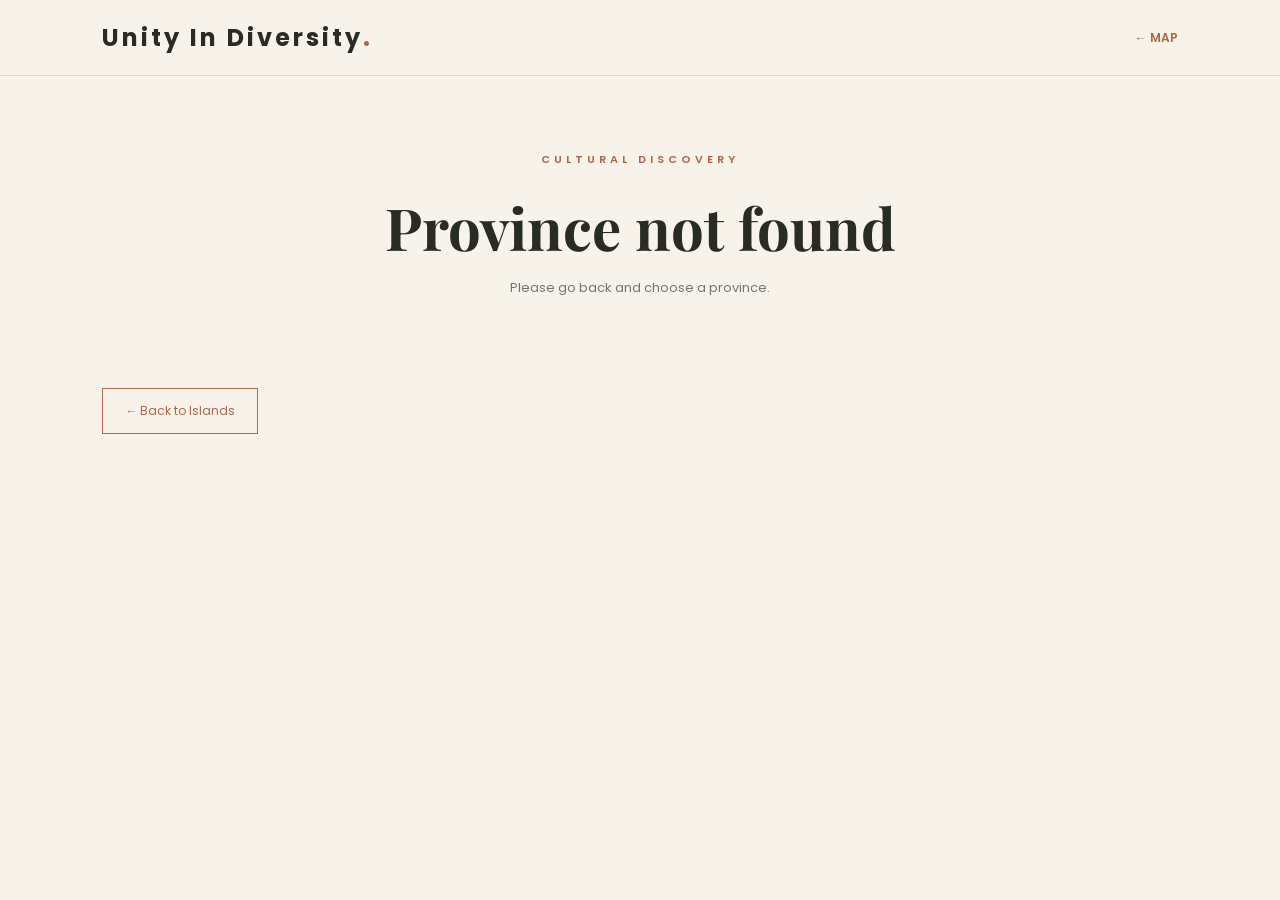
<file: culture.html>
<!DOCTYPE html>
<html lang="en">
<head>
    <meta charset="UTF-8">
    <meta name="viewport" content="width=device-width, initial-scale=1.0">
    <title>Unity in Diversity - Culture</title>
    <link rel="stylesheet" href="style.css">
    <link href="https://fonts.googleapis.com/css2?family=Playfair+Display:wght@400;600;700&family=Poppins:wght@300;400;500;600;700&display=swap" rel="stylesheet">
</head>
<body>
    <nav class="navbar">
        <a href="index.html" class="logo">Unity In Diversity<span>.</span></a>
        <a href="map.html" class="back-link">← MAP</a>
    </nav>
    <main class="page-container">
        <div class="section-title">
            <p class="small-title">CULTURAL DISCOVERY</p>
            <h1 id="provinceName">Province Name</h1>
            <p id="provinceDescription"></p>
        </div>
        <div class="culture-grid" id="cultureGrid"></div>
        <div class="culture-navigation">
            <a href="map.html" class="secondary-button">← Back to Islands</a>
        </div>
    </main>
    <script src="script.js"></script>
</body>
</html>
</file>
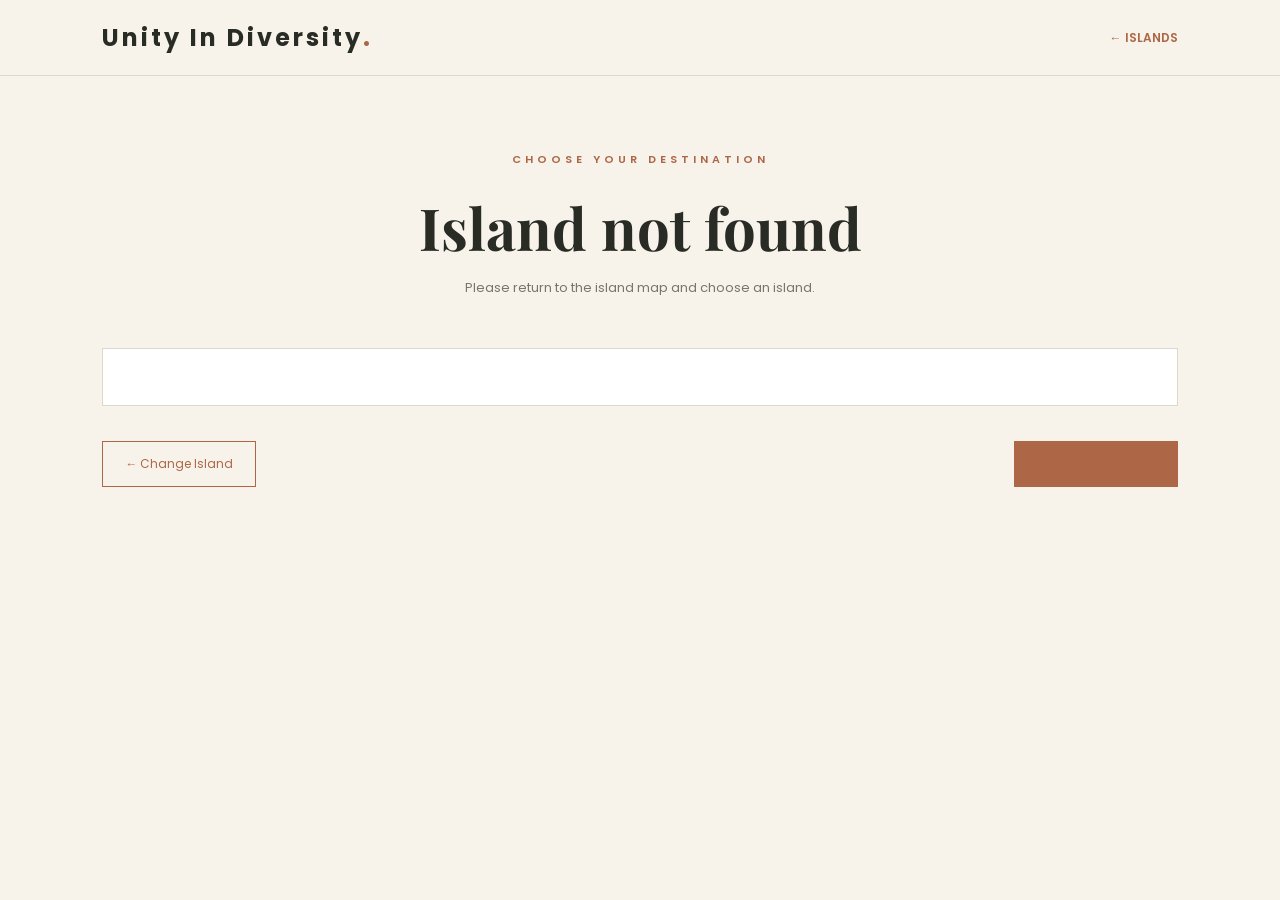
<file: island.html>
<!DOCTYPE html>
<html lang="en">
<head>
    <meta charset="UTF-8">
    <meta name="viewport" content="width=device-width, initial-scale=1.0">
    <title>Unity in Diversity - Provinces</title>
    <link rel="stylesheet" href="style.css">
    <link href="https://fonts.googleapis.com/css2?family=Playfair+Display:wght@400;600;700&family=Poppins:wght@300;400;500;600;700&display=swap" rel="stylesheet">
</head>
<body>
    <nav class="navbar">
        <a href="index.html" class="logo">Unity In Diversity<span>.</span></a>
        <a href="map.html" class="back-link">← ISLANDS</a>
    </nav>
    <main class="page-container">
        <div class="section-title">
            <p class="small-title">CHOOSE YOUR DESTINATION</p>
            <h1 id="islandTitle">Island Name</h1>
            <p id="islandDescription">Choose a province to explore its culture.</p>
        </div>
        <section class="province-section">
            <div class="province-list" id="provinceList"></div>
        </section>
        <div class="bottom-navigation">
            <a href="map.html" class="secondary-button">← Change Island</a>
            <a href="quiz.html" class="start-button">TAKE THE QUIZ →</a>
        </div>
    </main>
    <script src="script.js"></script>
</body>
</html>
</file>
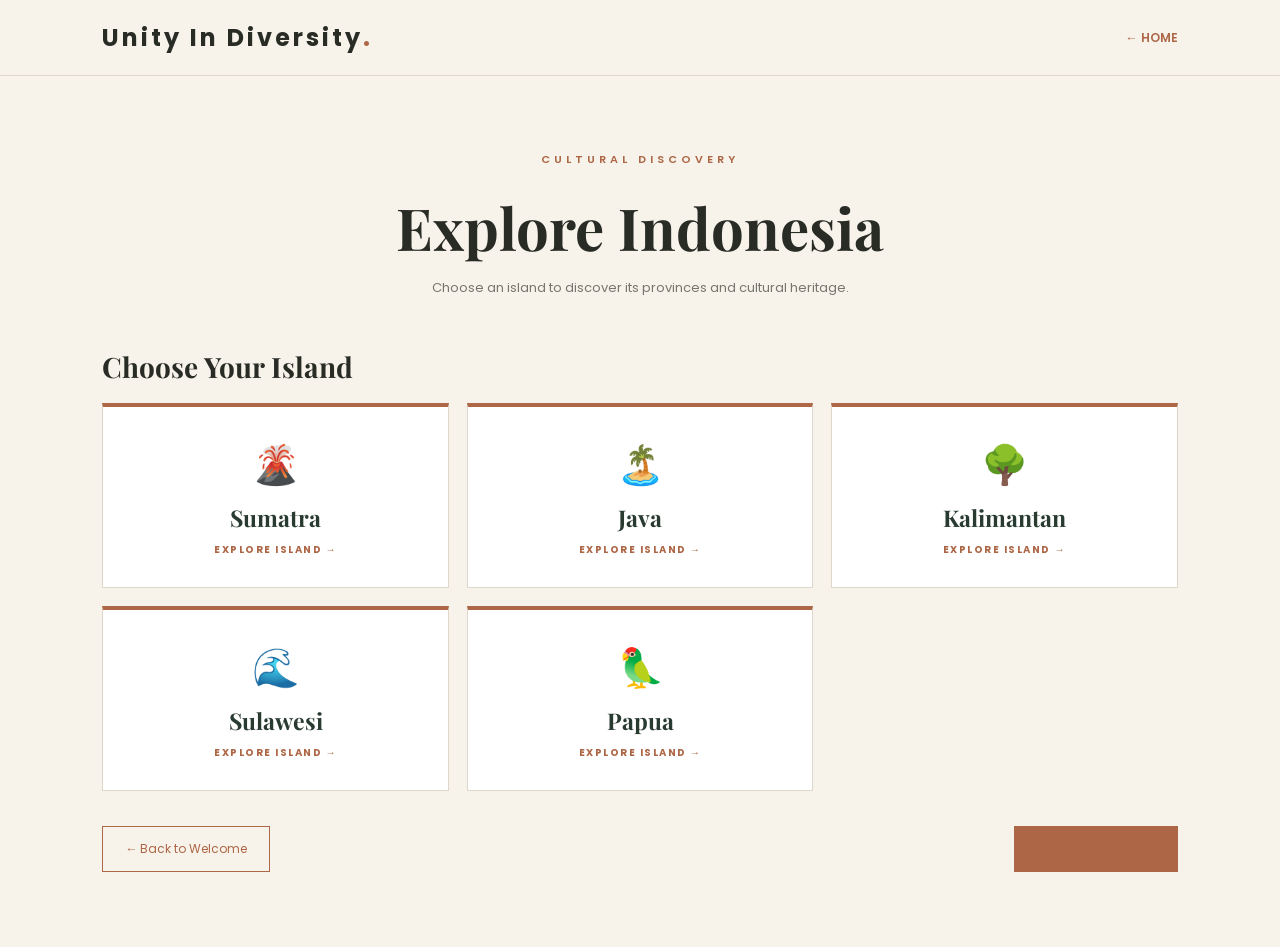
<file: map.html>
<!DOCTYPE html>
<html lang="en">
<head>
    <meta charset="UTF-8">
    <meta name="viewport" content="width=device-width, initial-scale=1.0">
    <title>Unity in Diversity - Explore Indonesia</title>
    <link rel="stylesheet" href="style.css">
    <link href="https://fonts.googleapis.com/css2?family=Playfair+Display:wght@400;600;700&family=Poppins:wght@300;400;500;600;700&display=swap" rel="stylesheet">
</head>
<body>
    <nav class="navbar">
        <a href="index.html" class="logo">Unity In Diversity<span>.</span></a>
        <a href="index.html" class="back-link">← HOME</a>
    </nav>
    <main class="page-container">
        <div class="section-title">
            <p class="small-title">CULTURAL DISCOVERY</p>
            <h1>Explore Indonesia</h1>
            <p>Choose an island to discover its provinces and cultural heritage.</p>
        </div>
        <section class="island-section">
            <h2 class="explore-heading">Choose Your Island</h2>
            <div class="island-grid" id="islandList"></div>
        </section>
        <div class="bottom-navigation">
            <a href="index.html" class="secondary-button">← Back to Welcome</a>
            <a href="quiz.html" class="start-button">TAKE THE QUIZ →</a>
        </div>
    </main>
    <script src="script.js"></script>
</body>
</html>
</file>
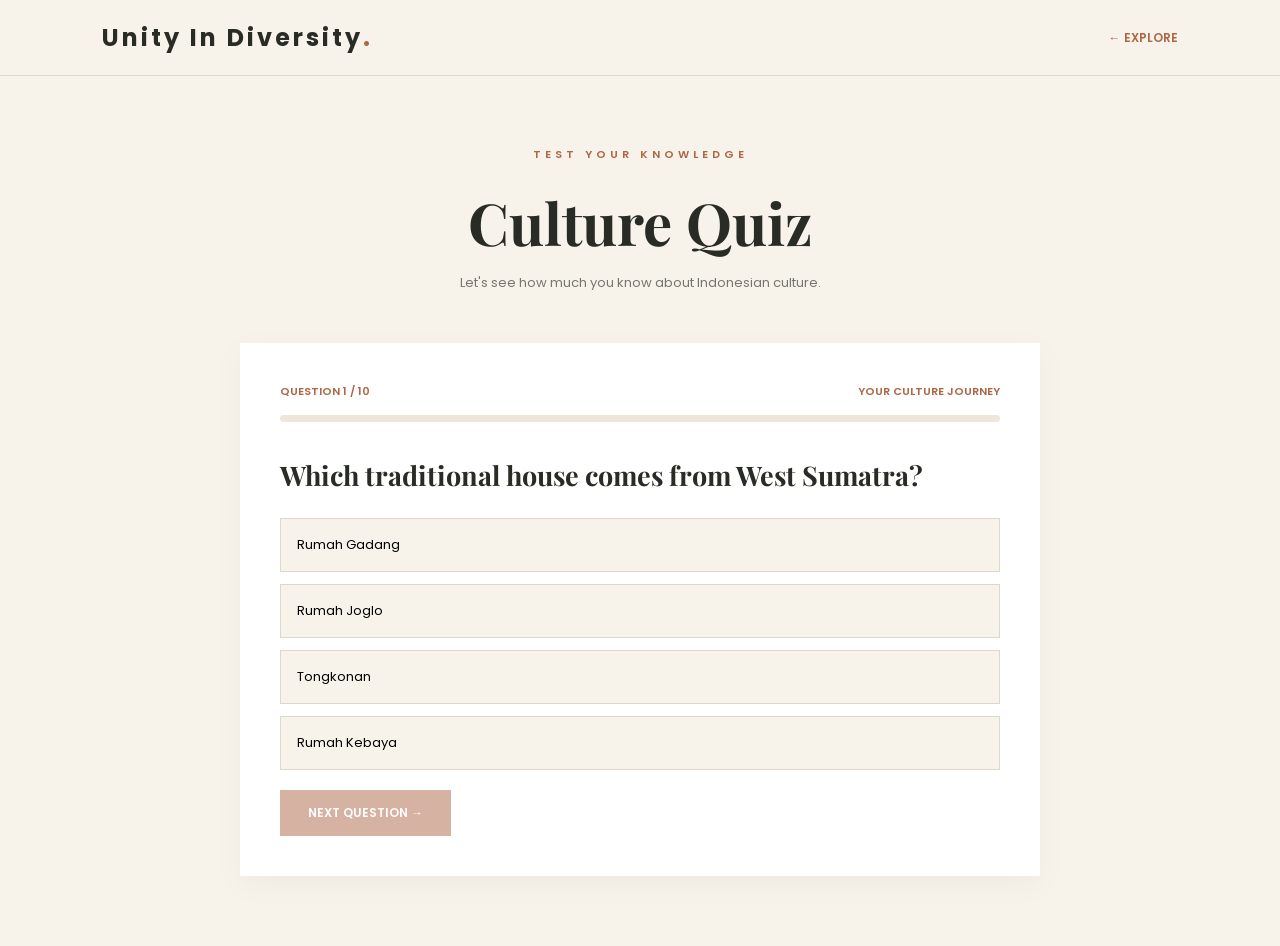
<file: quiz.html>
<!DOCTYPE html>
<html lang="en">
<head>
    <meta charset="UTF-8">
    <meta name="viewport" content="width=device-width, initial-scale=1.0">
    <title>Unity in Diversity - Culture Quiz</title>
    <link rel="stylesheet" href="style.css">
    <link href="https://fonts.googleapis.com/css2?family=Playfair+Display:wght@400;600;700&family=Poppins:wght@300;400;500;600;700&display=swap" rel="stylesheet">
</head>
<body>
    <nav class="navbar">
        <a href="index.html" class="logo">Unity In Diversity<span>.</span></a>
        <a href="map.html" class="back-link">← EXPLORE</a>
    </nav>
    <main class="quiz-container">
        <div class="section-title">
            <p class="small-title">TEST YOUR KNOWLEDGE</p>
            <h1>Culture Quiz</h1>
            <p>Let's see how much you know about Indonesian culture.</p>
        </div>
        <section class="quiz-box" id="quizBox">
            <div class="quiz-progress">
                <span id="questionNumber">QUESTION 1 / 10</span>
                <span>YOUR CULTURE JOURNEY</span>
            </div>
            <div class="progress-bar"><div id="progressFill"></div></div>
            <h2 id="questionText">Question will appear here</h2>
            <div class="answer-list" id="answerList"></div>
            <p id="feedback" aria-live="polite"></p>
            <button class="start-button" id="nextButton" type="button" onclick="nextQuestion()" disabled>NEXT QUESTION →</button>
        </section>
        <section class="result-box" id="resultBox" hidden>
            <h1>Your Result</h1>
            <div class="final-score" id="finalScore">0 / 10</div>
            <p id="resultMessage"></p>
            <button class="start-button" type="button" onclick="restartQuiz()">TRY AGAIN</button>
            <a href="map.html" class="secondary-button">BACK TO EXPLORE</a>
        </section>
    </main>
    <script src="script.js"></script>
</body>
</html>
</file>
<file: style.css>
/* ==========================
   1. GENERAL
========================== */

* {
    margin: 0;
    padding: 0;
    box-sizing: border-box;
}

html {
    scroll-behavior: smooth;
}

body {
    font-family: 'Poppins', sans-serif;
    background: #f7f3eb;
    color: #292b25;
}

a {
    text-decoration: none;
}

button {
    font-family: inherit;
    cursor: pointer;
}

:root {
    --cream: #f7f3eb;
    --brown: #ad6746;
    --green: #536653;
    --dark: #293b30;
    --gray: #77766e;
    --border: #ded8ca;
}


/* ==========================
   2. NAVBAR
========================== */

.navbar {
    display: flex;
    justify-content: space-between;
    align-items: center;
    padding: 20px 8%;
    background: var(--cream);
    border-bottom: 1px solid var(--border);
}

.logo {
    color: #292b25;
    font-size: 24px;
    font-weight: 700;
    letter-spacing: 3px;
}

.logo span {
    color: var(--brown);
}

.back-link {
    color: var(--brown);
    font-size: 12px;
    font-weight: 600;
}


/* ==========================
   3. WELCOME PAGE
========================== */

.welcome-page {
    min-height: 100vh;
}

.welcome-container {
    min-height: calc(100vh - 75px);
    display: flex;
    align-items: center;
    padding: 70px 12%;

    background:
    linear-gradient(
        rgba(30, 39, 31, 0.58),
        rgba(30, 39, 31, 0.58)
    ),
    url("images/hero-sumatra.jpg");

    background-size: cover;
    background-position: center;
}

.welcome-content {
    color: white;
    max-width: 650px;
}

.small-title {
    color: var(--brown);
    font-size: 11px;
    letter-spacing: 4px;
    font-weight: 600;
    margin-bottom: 20px;
}

.welcome-content .small-title {
    color: #e9c49e;
}

.welcome-content h1 {
    font-family: 'Playfair Display', serif;
    font-size: clamp(48px, 8vw, 80px);
    line-height: 1.1;
    margin-bottom: 25px;
}

.welcome-content h1 span {
    color: #e4b78e;
    font-style: italic;
}

.welcome-content p:not(.small-title) {
    font-size: 14px;
    line-height: 1.9;
    margin-bottom: 30px;
    color: #eee9df;
    max-width: 480px;
}


/* ==========================
   4. BUTTONS
========================== */

.start-button {
    border: none;
    background: var(--brown);
    color: white;
    padding: 14px 28px;
    font-size: 12px;
    font-weight: 600;
    transition: 0.3s;
}

.start-button:hover {
    background: #874b32;
    transform: translateY(-3px);
}

.member-button {
    border: 1px solid var(--brown);
    color: var(--brown);
    background: transparent;
    padding: 10px 20px;
    border-radius: 30px;
    font-size: 12px;
    transition: 0.3s;
}

.member-button:hover {
    background: var(--brown);
    color: white;
}


/* ==========================
   5. MEMBER POPUP
========================== */

.modal {
    display: none;
    position: fixed;
    inset: 0;
    z-index: 2000;
    background: rgba(0, 0, 0, 0.65);
    justify-content: center;
    align-items: center;
    padding: 20px;
}

.modal.show {
    display: flex;
}

.modal-content {
    background: var(--cream);
    padding: 40px;
    width: 100%;
    max-width: 550px;
    position: relative;
    animation: appear 0.3s ease;
}

.modal-content h2 {
    font-family: 'Playfair Display', serif;
    font-size: 35px;
    margin-bottom: 25px;
}

.close-button {
    position: absolute;
    right: 20px;
    top: 10px;
    background: none;
    border: none;
    font-size: 30px;
    color: var(--brown);
}

.member-list {
    display: grid;
    grid-template-columns: 1fr 1fr;
    gap: 12px;
}

.member-card {
    background: #eee7d9;
    border-top: 3px solid var(--brown);
    padding: 18px;
}

.member-card h3 {
    font-size: 13px;
    margin-bottom: 7px;
}

.member-card p {
    font-size: 11px;
    color: var(--gray);
}


/* ==========================
   6. GENERAL PAGE
========================== */

.page-container {
    padding: 75px 8%;
    min-height: 85vh;
}

.section-title {
    text-align: center;
    margin-bottom: 50px;
}

.section-title h1 {
    font-family: 'Playfair Display', serif;
    font-size: clamp(38px, 6vw, 58px);
    margin-bottom: 12px;
}

.section-title p:last-child {
    font-size: 13px;
    color: var(--gray);
}


/* ==========================
   7. MAP PAGE
========================== */

.map-layout {
    display: grid;
    grid-template-columns: 0.95fr 1.05fr;
    gap: 20px;
    align-items: start;
    max-width: 1050px;
    margin: 0 auto;
}

/* JAVA MAP */

.map-box {
    background: var(--green);
    color: white;
    padding: 22px;
    text-align: center;
}

.map-box h2 {
    font-family: 'Playfair Display', serif;
    font-size: 23px;
    margin-bottom: 18px;
}

.java-image {
    width: 100%;
    height: 260px;
    object-fit: contain;
}

.map-box p {
    font-size: 12px;
    margin-top: 12px;
}

/* CHOOSE YOUR DESTINATION */

.province-box {
    background: white;
    padding: 22px;
    height: fit-content;
    margin-top: 65px;
}

.province-box h2 {
    font-family: 'Playfair Display', serif;
    font-size: 23px;
    margin-bottom: 18px;
}

.province-list {
    display: grid;
    grid-template-columns: 1fr 1fr;
    gap: 10px;
}

.province-list button {
    padding: 13px 10px;
    background: var(--cream);
    border: 1px solid var(--border);
    font-size: 12px;
    transition: 0.3s;
}

.province-list button:hover {
    background: var(--brown);
    color: white;
    transform: translateY(-3px);
}

/* BOTTOM NAVIGATION */

.bottom-navigation {
    display: flex;
    justify-content: space-between;
    align-items: center;
    gap: 15px;
    margin-top: 30px;
    flex-wrap: wrap;
}

.bottom-navigation a {
    color: var(--brown);
    font-size: 12px;
}

/* RESPONSIVE HP */

@media (max-width: 768px) {
    .map-layout {
        grid-template-columns: 1fr;
        gap: 20px;
    }

    .province-box {
        margin-top: 0;
    }

    .java-image {
        height: 230px;
    }

    .map-box,
    .province-box {
        padding: 20px;
    }
}


/* ==========================
   8. CULTURE PAGE
========================== */

.culture-grid {
    display: grid;
    grid-template-columns: repeat(3, 1fr);
    gap: 20px;
}

.culture-card {
    background: white;
    padding: 28px;
    border-top: 4px solid var(--brown);
    transition: 0.3s;
}

.culture-card:hover {
    transform: translateY(-5px);
    box-shadow: 0 10px 25px rgba(0,0,0,0.07);
}

.culture-card h3 {
    font-family: 'Playfair Display', serif;
    font-size: 20px;
    margin-bottom: 12px;
}

.culture-card p {
    font-size: 12px;
    color: var(--gray);
    line-height: 1.8;
}

.culture-navigation {
    display: flex;
    justify-content: space-between;
    align-items: center;
    gap: 15px;
    margin-top: 40px;
    flex-wrap: wrap;
}

.secondary-button {
    display: inline-block;
    border: 1px solid var(--brown);
    color: var(--brown);
    padding: 13px 22px;
    font-size: 12px;
}


/* ==========================
   9. QUIZ PAGE
========================== */

.quiz-container {
    max-width: 850px;
    margin: auto;
    padding: 70px 25px;
}

.quiz-box {
    background: white;
    padding: 40px;
    box-shadow: 0 8px 30px rgba(0,0,0,0.04);
}

.quiz-progress {
    display: flex;
    justify-content: space-between;
    font-size: 11px;
    font-weight: 600;
    color: var(--brown);
    margin-bottom: 15px;
}

.progress-bar {
    height: 7px;
    background: #eee7d9;
    margin-bottom: 35px;
    border-radius: 20px;
    overflow: hidden;
}

#progressFill {
    height: 100%;
    width: 0%;
    background: var(--green);
    transition: 0.3s;
}

.quiz-box h2 {
    font-family: 'Playfair Display', serif;
    font-size: 27px;
    margin-bottom: 25px;
}

.answer-list {
    display: grid;
    gap: 12px;
    margin-bottom: 20px;
}

.answer-button {
    text-align: left;
    padding: 16px;
    border: 1px solid var(--border);
    background: var(--cream);
    font-size: 13px;
    transition: 0.2s;
}

.answer-button:hover:not(:disabled) {
    border-color: var(--brown);
    color: var(--brown);
}

.answer-button.correct {
    background: #e1efe1;
    border-color: #4c8650;
}

.answer-button.wrong {
    background: #f8e3df;
    border-color: #bd574a;
}

.answer-button:disabled {
    cursor: default;
}

#feedback {
    font-size: 13px;
    margin-bottom: 20px;
    font-weight: 600;
}

#nextButton:disabled {
    opacity: 0.5;
    cursor: not-allowed;
}


/* ==========================
   10. RESULT
========================== */

.result-box {
    display: none;
    background: white;
    padding: 45px 25px;
    text-align: center;
}

.result-box h1 {
    font-family: 'Playfair Display', serif;
    font-size: 42px;
    margin-bottom: 20px;
}

.final-score {
    font-family: 'Playfair Display', serif;
    font-size: 65px;
    color: var(--brown);
    margin-bottom: 15px;
}

#resultMessage {
    color: var(--gray);
    font-size: 13px;
    margin-bottom: 30px;
    line-height: 1.8;
}

.result-box .secondary-button {
    margin-top: 20px;
}


/* ==========================
   11. ANIMATION
========================== */

@keyframes appear {
    from {
        opacity: 0;
        transform: scale(0.9);
    }

    to {
        opacity: 1;
        transform: scale(1);
    }
}


/* ==========================
   12. RESPONSIVE
========================== */

@media (max-width: 768px) {

    .welcome-container {
        padding: 50px 8%;
    }

    .map-layout {
        grid-template-columns: 1fr;
    }

    .culture-grid {
        grid-template-columns: 1fr 1fr;
    }

    .page-container {
        padding: 50px 5%;
    }

    .quiz-box {
        padding: 25px;
    }

}

@media (max-width: 480px) {

    .member-list {
        grid-template-columns: 1fr;
    }

    .culture-grid {
        grid-template-columns: 1fr;
    }

    .province-list {
        grid-template-columns: 1fr;
    }

    .navbar {
        padding: 17px 5%;
    }

    .logo {
        font-size: 19px;
    }

    .quiz-box h2 {
        font-size: 22px;
    }

}


/* ==========================
   13. FIVE ISLAND EXPLORER
========================== */

.island-section,
.province-section {
    max-width: 1100px;
    margin: 0 auto 35px;
}

.explore-heading,
.province-heading-row h2 {
    font-family: 'Playfair Display', serif;
    font-size: 28px;
    margin-bottom: 18px;
}

.island-grid {
    display: grid;
    grid-template-columns: repeat(3, minmax(0, 1fr));
    gap: 18px;
}

.island-card {
    min-height: 185px;
    padding: 24px 18px;
    border: 1px solid var(--border);
    border-top: 4px solid var(--brown);
    background: #fff;
    color: var(--dark);
    display: flex;
    flex-direction: column;
    align-items: center;
    justify-content: center;
    gap: 9px;
    transition: .25s ease;
}

.island-card:hover {
    transform: translateY(-5px);
    box-shadow: 0 12px 26px rgba(0,0,0,.08);
    background: #fffdf8;
}

.island-icon {
    font-size: 38px;
}

.island-name {
    font-family: 'Playfair Display', serif;
    font-size: 23px;
    font-weight: 700;
}

.island-link {
    color: var(--brown);
    font-size: 10px;
    font-weight: 700;
    letter-spacing: 1.5px;
}

.province-section {
    background: #fff;
    padding: 28px;
    border: 1px solid var(--border);
    scroll-margin-top: 20px;
}

.province-heading-row {
    display: flex;
    justify-content: space-between;
    align-items: center;
    gap: 20px;
    margin-bottom: 22px;
}

.province-heading-row .small-title {
    margin-bottom: 8px;
}

.province-heading-row h2 {
    margin-bottom: 6px;
}

.province-heading-row p:last-child {
    color: var(--gray);
    font-size: 12px;
    line-height: 1.7;
}

.province-list button {
    color: var(--dark);
}

.province-list button:hover {
    background: var(--brown);
    color: #fff;
}

[hidden] {
    display: none !important;
}

@media (max-width: 768px) {
    .island-grid {
        grid-template-columns: repeat(2, minmax(0, 1fr));
    }

    .province-heading-row {
        align-items: flex-start;
        flex-direction: column;
    }

    .province-section {
        padding: 20px;
    }
}

@media (max-width: 480px) {
    .island-grid {
        grid-template-columns: 1fr 1fr;
        gap: 10px;
    }

    .island-card {
        min-height: 145px;
        padding: 16px 8px;
    }

    .island-icon {
        font-size: 30px;
    }

    .island-name {
        font-size: 18px;
    }

    .province-list {
        grid-template-columns: 1fr;
    }

    .explore-heading {
        font-size: 24px;
    }
}/* ==========================
   1. GENERAL
========================== */

* {
    margin: 0;
    padding: 0;
    box-sizing: border-box;
}

html {
    scroll-behavior: smooth;
}

body {
    font-family: 'Poppins', sans-serif;
    background: #f7f3eb;
    color: #292b25;
}

a {
    text-decoration: none;
}

button {
    font-family: inherit;
    cursor: pointer;
}

:root {
    --cream: #f7f3eb;
    --brown: #ad6746;
    --green: #536653;
    --dark: #293b30;
    --gray: #77766e;
    --border: #ded8ca;
}


/* ==========================
   2. NAVBAR
========================== */

.navbar {
    display: flex;
    justify-content: space-between;
    align-items: center;
    padding: 20px 8%;
    background: var(--cream);
    border-bottom: 1px solid var(--border);
}

.logo {
    color: #292b25;
    font-size: 24px;
    font-weight: 700;
    letter-spacing: 3px;
}

.logo span {
    color: var(--brown);
}

.back-link {
    color: var(--brown);
    font-size: 12px;
    font-weight: 600;
}


/* ==========================
   3. WELCOME PAGE
========================== */

.welcome-page {
    min-height: 100vh;
}

.welcome-container {
    min-height: calc(100vh - 75px);
    display: flex;
    align-items: center;
    padding: 70px 12%;

    background:
    linear-gradient(
        rgba(30, 39, 31, 0.58),
        rgba(30, 39, 31, 0.58)
    ),
    url("images/hero-sumatra.jpg");

    background-size: cover;
    background-position: center;
}

.welcome-content {
    color: white;
    max-width: 650px;
}

.small-title {
    color: var(--brown);
    font-size: 11px;
    letter-spacing: 4px;
    font-weight: 600;
    margin-bottom: 20px;
}

.welcome-content .small-title {
    color: #e9c49e;
}

.welcome-content h1 {
    font-family: 'Playfair Display', serif;
    font-size: clamp(48px, 8vw, 80px);
    line-height: 1.1;
    margin-bottom: 25px;
}

.welcome-content h1 span {
    color: #e4b78e;
    font-style: italic;
}

.welcome-content p:not(.small-title) {
    font-size: 14px;
    line-height: 1.9;
    margin-bottom: 30px;
    color: #eee9df;
    max-width: 480px;
}


/* ==========================
   4. BUTTONS
========================== */

.start-button {
    border: none;
    background: var(--brown);
    color: white;
    padding: 14px 28px;
    font-size: 12px;
    font-weight: 600;
    transition: 0.3s;
}

.start-button:hover {
    background: #874b32;
    transform: translateY(-3px);
}

.member-button {
    border: 1px solid var(--brown);
    color: var(--brown);
    background: transparent;
    padding: 10px 20px;
    border-radius: 30px;
    font-size: 12px;
    transition: 0.3s;
}

.member-button:hover {
    background: var(--brown);
    color: white;
}


/* ==========================
   5. MEMBER POPUP
========================== */

.modal {
    display: none;
    position: fixed;
    inset: 0;
    z-index: 2000;
    background: rgba(0, 0, 0, 0.65);
    justify-content: center;
    align-items: center;
    padding: 20px;
}

.modal.show {
    display: flex;
}

.modal-content {
    background: var(--cream);
    padding: 40px;
    width: 100%;
    max-width: 550px;
    position: relative;
    animation: appear 0.3s ease;
}

.modal-content h2 {
    font-family: 'Playfair Display', serif;
    font-size: 35px;
    margin-bottom: 25px;
}

.close-button {
    position: absolute;
    right: 20px;
    top: 10px;
    background: none;
    border: none;
    font-size: 30px;
    color: var(--brown);
}

.member-list {
    display: grid;
    grid-template-columns: 1fr 1fr;
    gap: 12px;
}

.member-card {
    background: #eee7d9;
    border-top: 3px solid var(--brown);
    padding: 18px;
}

.member-card h3 {
    font-size: 13px;
    margin-bottom: 7px;
}

.member-card p {
    font-size: 11px;
    color: var(--gray);
}


/* ==========================
   6. GENERAL PAGE
========================== */

.page-container {
    padding: 75px 8%;
    min-height: 85vh;
}

.section-title {
    text-align: center;
    margin-bottom: 50px;
}

.section-title h1 {
    font-family: 'Playfair Display', serif;
    font-size: clamp(38px, 6vw, 58px);
    margin-bottom: 12px;
}

.section-title p:last-child {
    font-size: 13px;
    color: var(--gray);
}


/* ==========================
   7. MAP PAGE
========================== */

.map-layout {
    display: grid;
    grid-template-columns: 0.95fr 1.05fr;
    gap: 20px;
    align-items: start;
    max-width: 1050px;
    margin: 0 auto;
}

/* JAVA MAP */

.map-box {
    background: var(--green);
    color: white;
    padding: 22px;
    text-align: center;
}

.map-box h2 {
    font-family: 'Playfair Display', serif;
    font-size: 23px;
    margin-bottom: 18px;
}

.java-image {
    width: 100%;
    height: 260px;
    object-fit: contain;
}

.map-box p {
    font-size: 12px;
    margin-top: 12px;
}

/* CHOOSE YOUR DESTINATION */

.province-box {
    background: white;
    padding: 22px;
    height: fit-content;
    margin-top: 65px;
}

.province-box h2 {
    font-family: 'Playfair Display', serif;
    font-size: 23px;
    margin-bottom: 18px;
}

.province-list {
    display: grid;
    grid-template-columns: 1fr 1fr;
    gap: 10px;
}

.province-list button {
    padding: 13px 10px;
    background: var(--cream);
    border: 1px solid var(--border);
    font-size: 12px;
    transition: 0.3s;
}

.province-list button:hover {
    background: var(--brown);
    color: white;
    transform: translateY(-3px);
}

/* BOTTOM NAVIGATION */

.bottom-navigation {
    display: flex;
    justify-content: space-between;
    align-items: center;
    gap: 15px;
    margin-top: 30px;
    flex-wrap: wrap;
}

.bottom-navigation a {
    color: var(--brown);
    font-size: 12px;
}

/* RESPONSIVE HP */

@media (max-width: 768px) {
    .map-layout {
        grid-template-columns: 1fr;
        gap: 20px;
    }

    .province-box {
        margin-top: 0;
    }

    .java-image {
        height: 230px;
    }

    .map-box,
    .province-box {
        padding: 20px;
    }
}


/* ==========================
   8. CULTURE PAGE
========================== */

.culture-grid {
    display: grid;
    grid-template-columns: repeat(3, 1fr);
    gap: 20px;
}

.culture-card {
    background: white;
    padding: 28px;
    border-top: 4px solid var(--brown);
    transition: 0.3s;
}

.culture-card:hover {
    transform: translateY(-5px);
    box-shadow: 0 10px 25px rgba(0,0,0,0.07);
}

.culture-card h3 {
    font-family: 'Playfair Display', serif;
    font-size: 20px;
    margin-bottom: 12px;
}

.culture-card p {
    font-size: 12px;
    color: var(--gray);
    line-height: 1.8;
}

.culture-navigation {
    display: flex;
    justify-content: space-between;
    align-items: center;
    gap: 15px;
    margin-top: 40px;
    flex-wrap: wrap;
}

.secondary-button {
    display: inline-block;
    border: 1px solid var(--brown);
    color: var(--brown);
    padding: 13px 22px;
    font-size: 12px;
}


/* ==========================
   9. QUIZ PAGE
========================== */

.quiz-container {
    max-width: 850px;
    margin: auto;
    padding: 70px 25px;
}

.quiz-box {
    background: white;
    padding: 40px;
    box-shadow: 0 8px 30px rgba(0,0,0,0.04);
}

.quiz-progress {
    display: flex;
    justify-content: space-between;
    font-size: 11px;
    font-weight: 600;
    color: var(--brown);
    margin-bottom: 15px;
}

.progress-bar {
    height: 7px;
    background: #eee7d9;
    margin-bottom: 35px;
    border-radius: 20px;
    overflow: hidden;
}

#progressFill {
    height: 100%;
    width: 0%;
    background: var(--green);
    transition: 0.3s;
}

.quiz-box h2 {
    font-family: 'Playfair Display', serif;
    font-size: 27px;
    margin-bottom: 25px;
}

.answer-list {
    display: grid;
    gap: 12px;
    margin-bottom: 20px;
}

.answer-button {
    text-align: left;
    padding: 16px;
    border: 1px solid var(--border);
    background: var(--cream);
    font-size: 13px;
    transition: 0.2s;
}

.answer-button:hover:not(:disabled) {
    border-color: var(--brown);
    color: var(--brown);
}

.answer-button.correct {
    background: #e1efe1;
    border-color: #4c8650;
}

.answer-button.wrong {
    background: #f8e3df;
    border-color: #bd574a;
}

.answer-button:disabled {
    cursor: default;
}

#feedback {
    font-size: 13px;
    margin-bottom: 20px;
    font-weight: 600;
}

#nextButton:disabled {
    opacity: 0.5;
    cursor: not-allowed;
}


/* ==========================
   10. RESULT
========================== */

.result-box {
    display: none;
    background: white;
    padding: 45px 25px;
    text-align: center;
}

.result-box h1 {
    font-family: 'Playfair Display', serif;
    font-size: 42px;
    margin-bottom: 20px;
}

.final-score {
    font-family: 'Playfair Display', serif;
    font-size: 65px;
    color: var(--brown);
    margin-bottom: 15px;
}

#resultMessage {
    color: var(--gray);
    font-size: 13px;
    margin-bottom: 30px;
    line-height: 1.8;
}

.result-box .secondary-button {
    margin-top: 20px;
}


/* ==========================
   11. ANIMATION
========================== */

@keyframes appear {
    from {
        opacity: 0;
        transform: scale(0.9);
    }

    to {
        opacity: 1;
        transform: scale(1);
    }
}


/* ==========================
   12. RESPONSIVE
========================== */

@media (max-width: 768px) {

    .welcome-container {
        padding: 50px 8%;
    }

    .map-layout {
        grid-template-columns: 1fr;
    }

    .culture-grid {
        grid-template-columns: 1fr 1fr;
    }

    .page-container {
        padding: 50px 5%;
    }

    .quiz-box {
        padding: 25px;
    }

}

@media (max-width: 480px) {

    .member-list {
        grid-template-columns: 1fr;
    }

    .culture-grid {
        grid-template-columns: 1fr;
    }

    .province-list {
        grid-template-columns: 1fr;
    }

    .navbar {
        padding: 17px 5%;
    }

    .logo {
        font-size: 19px;
    }

    .quiz-box h2 {
        font-size: 22px;
    }

}


/* ==========================
   13. FIVE ISLAND EXPLORER
========================== */

.island-section,
.province-section {
    max-width: 1100px;
    margin: 0 auto 35px;
}

.explore-heading,
.province-heading-row h2 {
    font-family: 'Playfair Display', serif;
    font-size: 28px;
    margin-bottom: 18px;
}

.island-grid {
    display: grid;
    grid-template-columns: repeat(3, minmax(0, 1fr));
    gap: 18px;
}

.island-card {
    min-height: 185px;
    padding: 24px 18px;
    border: 1px solid var(--border);
    border-top: 4px solid var(--brown);
    background: #fff;
    color: var(--dark);
    display: flex;
    flex-direction: column;
    align-items: center;
    justify-content: center;
    gap: 9px;
    transition: .25s ease;
}

.island-card:hover {
    transform: translateY(-5px);
    box-shadow: 0 12px 26px rgba(0,0,0,.08);
    background: #fffdf8;
}

.island-icon {
    font-size: 38px;
}

.island-name {
    font-family: 'Playfair Display', serif;
    font-size: 23px;
    font-weight: 700;
}

.island-link {
    color: var(--brown);
    font-size: 10px;
    font-weight: 700;
    letter-spacing: 1.5px;
}

.province-section {
    background: #fff;
    padding: 28px;
    border: 1px solid var(--border);
    scroll-margin-top: 20px;
}

.province-heading-row {
    display: flex;
    justify-content: space-between;
    align-items: center;
    gap: 20px;
    margin-bottom: 22px;
}

.province-heading-row .small-title {
    margin-bottom: 8px;
}

.province-heading-row h2 {
    margin-bottom: 6px;
}

.province-heading-row p:last-child {
    color: var(--gray);
    font-size: 12px;
    line-height: 1.7;
}

.province-list button {
    color: var(--dark);
}

.province-list button:hover {
    background: var(--brown);
    color: #fff;
}

[hidden] {
    display: none !important;
}

@media (max-width: 768px) {
    .island-grid {
        grid-template-columns: repeat(2, minmax(0, 1fr));
    }

    .province-heading-row {
        align-items: flex-start;
        flex-direction: column;
    }

    .province-section {
        padding: 20px;
    }
}

@media (max-width: 480px) {
    .island-grid {
        grid-template-columns: 1fr 1fr;
        gap: 10px;
    }

    .island-card {
        min-height: 145px;
        padding: 16px 8px;
    }

    .island-icon {
        font-size: 30px;
    }

    .island-name {
        font-size: 18px;
    }

    .province-list {
        grid-template-columns: 1fr;
    }

    .explore-heading {
        font-size: 24px;
    }
}/* ==========================
   1. GENERAL
========================== */

* {
    margin: 0;
    padding: 0;
    box-sizing: border-box;
}

html {
    scroll-behavior: smooth;
}

body {
    font-family: 'Poppins', sans-serif;
    background: #f7f3eb;
    color: #292b25;
}

a {
    text-decoration: none;
}

button {
    font-family: inherit;
    cursor: pointer;
}

:root {
    --cream: #f7f3eb;
    --brown: #ad6746;
    --green: #536653;
    --dark: #293b30;
    --gray: #77766e;
    --border: #ded8ca;
}


/* ==========================
   2. NAVBAR
========================== */

.navbar {
    display: flex;
    justify-content: space-between;
    align-items: center;
    padding: 20px 8%;
    background: var(--cream);
    border-bottom: 1px solid var(--border);
}

.logo {
    color: #292b25;
    font-size: 24px;
    font-weight: 700;
    letter-spacing: 3px;
}

.logo span {
    color: var(--brown);
}

.back-link {
    color: var(--brown);
    font-size: 12px;
    font-weight: 600;
}


/* ==========================
   3. WELCOME PAGE
========================== */

.welcome-page {
    min-height: 100vh;
}

.welcome-container {
    min-height: calc(100vh - 75px);
    display: flex;
    align-items: center;
    padding: 70px 12%;

    background:
    linear-gradient(
        rgba(30, 39, 31, 0.58),
        rgba(30, 39, 31, 0.58)
    ),
    url("images/hero-sumatra.jpg");

    background-size: cover;
    background-position: center;
}

.welcome-content {
    color: white;
    max-width: 650px;
}

.small-title {
    color: var(--brown);
    font-size: 11px;
    letter-spacing: 4px;
    font-weight: 600;
    margin-bottom: 20px;
}

.welcome-content .small-title {
    color: #e9c49e;
}

.welcome-content h1 {
    font-family: 'Playfair Display', serif;
    font-size: clamp(48px, 8vw, 80px);
    line-height: 1.1;
    margin-bottom: 25px;
}

.welcome-content h1 span {
    color: #e4b78e;
    font-style: italic;
}

.welcome-content p:not(.small-title) {
    font-size: 14px;
    line-height: 1.9;
    margin-bottom: 30px;
    color: #eee9df;
    max-width: 480px;
}


/* ==========================
   4. BUTTONS
========================== */

.start-button {
    border: none;
    background: var(--brown);
    color: white;
    padding: 14px 28px;
    font-size: 12px;
    font-weight: 600;
    transition: 0.3s;
}

.start-button:hover {
    background: #874b32;
    transform: translateY(-3px);
}

.member-button {
    border: 1px solid var(--brown);
    color: var(--brown);
    background: transparent;
    padding: 10px 20px;
    border-radius: 30px;
    font-size: 12px;
    transition: 0.3s;
}

.member-button:hover {
    background: var(--brown);
    color: white;
}


/* ==========================
   5. MEMBER POPUP
========================== */

.modal {
    display: none;
    position: fixed;
    inset: 0;
    z-index: 2000;
    background: rgba(0, 0, 0, 0.65);
    justify-content: center;
    align-items: center;
    padding: 20px;
}

.modal.show {
    display: flex;
}

.modal-content {
    background: var(--cream);
    padding: 40px;
    width: 100%;
    max-width: 550px;
    position: relative;
    animation: appear 0.3s ease;
}

.modal-content h2 {
    font-family: 'Playfair Display', serif;
    font-size: 35px;
    margin-bottom: 25px;
}

.close-button {
    position: absolute;
    right: 20px;
    top: 10px;
    background: none;
    border: none;
    font-size: 30px;
    color: var(--brown);
}

.member-list {
    display: grid;
    grid-template-columns: 1fr 1fr;
    gap: 12px;
}

.member-card {
    background: #eee7d9;
    border-top: 3px solid var(--brown);
    padding: 18px;
}

.member-card h3 {
    font-size: 13px;
    margin-bottom: 7px;
}

.member-card p {
    font-size: 11px;
    color: var(--gray);
}


/* ==========================
   6. GENERAL PAGE
========================== */

.page-container {
    padding: 75px 8%;
    min-height: 85vh;
}

.section-title {
    text-align: center;
    margin-bottom: 50px;
}

.section-title h1 {
    font-family: 'Playfair Display', serif;
    font-size: clamp(38px, 6vw, 58px);
    margin-bottom: 12px;
}

.section-title p:last-child {
    font-size: 13px;
    color: var(--gray);
}


/* ==========================
   7. MAP PAGE
========================== */

.map-layout {
    display: grid;
    grid-template-columns: 0.95fr 1.05fr;
    gap: 20px;
    align-items: start;
    max-width: 1050px;
    margin: 0 auto;
}

/* JAVA MAP */

.map-box {
    background: var(--green);
    color: white;
    padding: 22px;
    text-align: center;
}

.map-box h2 {
    font-family: 'Playfair Display', serif;
    font-size: 23px;
    margin-bottom: 18px;
}

.java-image {
    width: 100%;
    height: 260px;
    object-fit: contain;
}

.map-box p {
    font-size: 12px;
    margin-top: 12px;
}

/* CHOOSE YOUR DESTINATION */

.province-box {
    background: white;
    padding: 22px;
    height: fit-content;
    margin-top: 65px;
}

.province-box h2 {
    font-family: 'Playfair Display', serif;
    font-size: 23px;
    margin-bottom: 18px;
}

.province-list {
    display: grid;
    grid-template-columns: 1fr 1fr;
    gap: 10px;
}

.province-list button {
    padding: 13px 10px;
    background: var(--cream);
    border: 1px solid var(--border);
    font-size: 12px;
    transition: 0.3s;
}

.province-list button:hover {
    background: var(--brown);
    color: white;
    transform: translateY(-3px);
}

/* BOTTOM NAVIGATION */

.bottom-navigation {
    display: flex;
    justify-content: space-between;
    align-items: center;
    gap: 15px;
    margin-top: 30px;
    flex-wrap: wrap;
}

.bottom-navigation a {
    color: var(--brown);
    font-size: 12px;
}

/* RESPONSIVE HP */

@media (max-width: 768px) {
    .map-layout {
        grid-template-columns: 1fr;
        gap: 20px;
    }

    .province-box {
        margin-top: 0;
    }

    .java-image {
        height: 230px;
    }

    .map-box,
    .province-box {
        padding: 20px;
    }
}


/* ==========================
   8. CULTURE PAGE
========================== */

.culture-grid {
    display: grid;
    grid-template-columns: repeat(3, 1fr);
    gap: 20px;
}

.culture-card {
    background: white;
    padding: 28px;
    border-top: 4px solid var(--brown);
    transition: 0.3s;
}

.culture-card:hover {
    transform: translateY(-5px);
    box-shadow: 0 10px 25px rgba(0,0,0,0.07);
}

.culture-card h3 {
    font-family: 'Playfair Display', serif;
    font-size: 20px;
    margin-bottom: 12px;
}

.culture-card p {
    font-size: 12px;
    color: var(--gray);
    line-height: 1.8;
}

.culture-navigation {
    display: flex;
    justify-content: space-between;
    align-items: center;
    gap: 15px;
    margin-top: 40px;
    flex-wrap: wrap;
}

.secondary-button {
    display: inline-block;
    border: 1px solid var(--brown);
    color: var(--brown);
    padding: 13px 22px;
    font-size: 12px;
}


/* ==========================
   9. QUIZ PAGE
========================== */

.quiz-container {
    max-width: 850px;
    margin: auto;
    padding: 70px 25px;
}

.quiz-box {
    background: white;
    padding: 40px;
    box-shadow: 0 8px 30px rgba(0,0,0,0.04);
}

.quiz-progress {
    display: flex;
    justify-content: space-between;
    font-size: 11px;
    font-weight: 600;
    color: var(--brown);
    margin-bottom: 15px;
}

.progress-bar {
    height: 7px;
    background: #eee7d9;
    margin-bottom: 35px;
    border-radius: 20px;
    overflow: hidden;
}

#progressFill {
    height: 100%;
    width: 0%;
    background: var(--green);
    transition: 0.3s;
}

.quiz-box h2 {
    font-family: 'Playfair Display', serif;
    font-size: 27px;
    margin-bottom: 25px;
}

.answer-list {
    display: grid;
    gap: 12px;
    margin-bottom: 20px;
}

.answer-button {
    text-align: left;
    padding: 16px;
    border: 1px solid var(--border);
    background: var(--cream);
    font-size: 13px;
    transition: 0.2s;
}

.answer-button:hover:not(:disabled) {
    border-color: var(--brown);
    color: var(--brown);
}

.answer-button.correct {
    background: #e1efe1;
    border-color: #4c8650;
}

.answer-button.wrong {
    background: #f8e3df;
    border-color: #bd574a;
}

.answer-button:disabled {
    cursor: default;
}

#feedback {
    font-size: 13px;
    margin-bottom: 20px;
    font-weight: 600;
}

#nextButton:disabled {
    opacity: 0.5;
    cursor: not-allowed;
}


/* ==========================
   10. RESULT
========================== */

.result-box {
    display: none;
    background: white;
    padding: 45px 25px;
    text-align: center;
}

.result-box h1 {
    font-family: 'Playfair Display', serif;
    font-size: 42px;
    margin-bottom: 20px;
}

.final-score {
    font-family: 'Playfair Display', serif;
    font-size: 65px;
    color: var(--brown);
    margin-bottom: 15px;
}

#resultMessage {
    color: var(--gray);
    font-size: 13px;
    margin-bottom: 30px;
    line-height: 1.8;
}

.result-box .secondary-button {
    margin-top: 20px;
}


/* ==========================
   11. ANIMATION
========================== */

@keyframes appear {
    from {
        opacity: 0;
        transform: scale(0.9);
    }

    to {
        opacity: 1;
        transform: scale(1);
    }
}


/* ==========================
   12. RESPONSIVE
========================== */

@media (max-width: 768px) {

    .welcome-container {
        padding: 50px 8%;
    }

    .map-layout {
        grid-template-columns: 1fr;
    }

    .culture-grid {
        grid-template-columns: 1fr 1fr;
    }

    .page-container {
        padding: 50px 5%;
    }

    .quiz-box {
        padding: 25px;
    }

}

@media (max-width: 480px) {

    .member-list {
        grid-template-columns: 1fr;
    }

    .culture-grid {
        grid-template-columns: 1fr;
    }

    .province-list {
        grid-template-columns: 1fr;
    }

    .navbar {
        padding: 17px 5%;
    }

    .logo {
        font-size: 19px;
    }

    .quiz-box h2 {
        font-size: 22px;
    }

}


/* ==========================
   13. FIVE ISLAND EXPLORER
========================== */

.island-section,
.province-section {
    max-width: 1100px;
    margin: 0 auto 35px;
}

.explore-heading,
.province-heading-row h2 {
    font-family: 'Playfair Display', serif;
    font-size: 28px;
    margin-bottom: 18px;
}

.island-grid {
    display: grid;
    grid-template-columns: repeat(3, minmax(0, 1fr));
    gap: 18px;
}

.island-card {
    min-height: 185px;
    padding: 24px 18px;
    border: 1px solid var(--border);
    border-top: 4px solid var(--brown);
    background: #fff;
    color: var(--dark);
    display: flex;
    flex-direction: column;
    align-items: center;
    justify-content: center;
    gap: 9px;
    transition: .25s ease;
}

.island-card:hover {
    transform: translateY(-5px);
    box-shadow: 0 12px 26px rgba(0,0,0,.08);
    background: #fffdf8;
}

.island-icon {
    font-size: 38px;
}

.island-name {
    font-family: 'Playfair Display', serif;
    font-size: 23px;
    font-weight: 700;
}

.island-link {
    color: var(--brown);
    font-size: 10px;
    font-weight: 700;
    letter-spacing: 1.5px;
}

.province-section {
    background: #fff;
    padding: 28px;
    border: 1px solid var(--border);
    scroll-margin-top: 20px;
}

.province-heading-row {
    display: flex;
    justify-content: space-between;
    align-items: center;
    gap: 20px;
    margin-bottom: 22px;
}

.province-heading-row .small-title {
    margin-bottom: 8px;
}

.province-heading-row h2 {
    margin-bottom: 6px;
}

.province-heading-row p:last-child {
    color: var(--gray);
    font-size: 12px;
    line-height: 1.7;
}

.province-list button {
    color: var(--dark);
}

.province-list button:hover {
    background: var(--brown);
    color: #fff;
}

[hidden] {
    display: none !important;
}

@media (max-width: 768px) {
    .island-grid {
        grid-template-columns: repeat(2, minmax(0, 1fr));
    }

    .province-heading-row {
        align-items: flex-start;
        flex-direction: column;
    }

    .province-section {
        padding: 20px;
    }
}

@media (max-width: 480px) {
    .island-grid {
        grid-template-columns: 1fr 1fr;
        gap: 10px;
    }

    .island-card {
        min-height: 145px;
        padding: 16px 8px;
    }

    .island-icon {
        font-size: 30px;
    }

    .island-name {
        font-size: 18px;
    }

    .province-list {
        grid-template-columns: 1fr;
    }

    .explore-heading {
        font-size: 24px;
    }
}


/* PAGE-TO-PAGE PROVINCE NAVIGATION */
.province-link {
    display: flex;
    justify-content: space-between;
    align-items: center;
    gap: 12px;
    padding: 16px 18px;
    background: var(--cream);
    border: 1px solid var(--border);
    color: var(--dark);
    font-size: 13px;
    transition: .2s ease;
}
.province-link span:last-child {
    color: var(--brown);
    font-size: 11px;
    font-weight: 600;
    white-space: nowrap;
}
.province-link:hover {
    background: var(--brown);
    color: #fff;
    transform: translateY(-2px);
}
.province-link:hover span:last-child { color: #fff; }
.province-list { display: grid; grid-template-columns: repeat(2, minmax(0, 1fr)); gap: 12px; }
.quiz-box[hidden], .result-box[hidden] { display: none !important; }
@media (max-width: 520px) {
    .province-list { grid-template-columns: 1fr; }
    .province-link { padding: 14px; }
}

#resultBox:not([hidden]) { display: block; }
</file>
